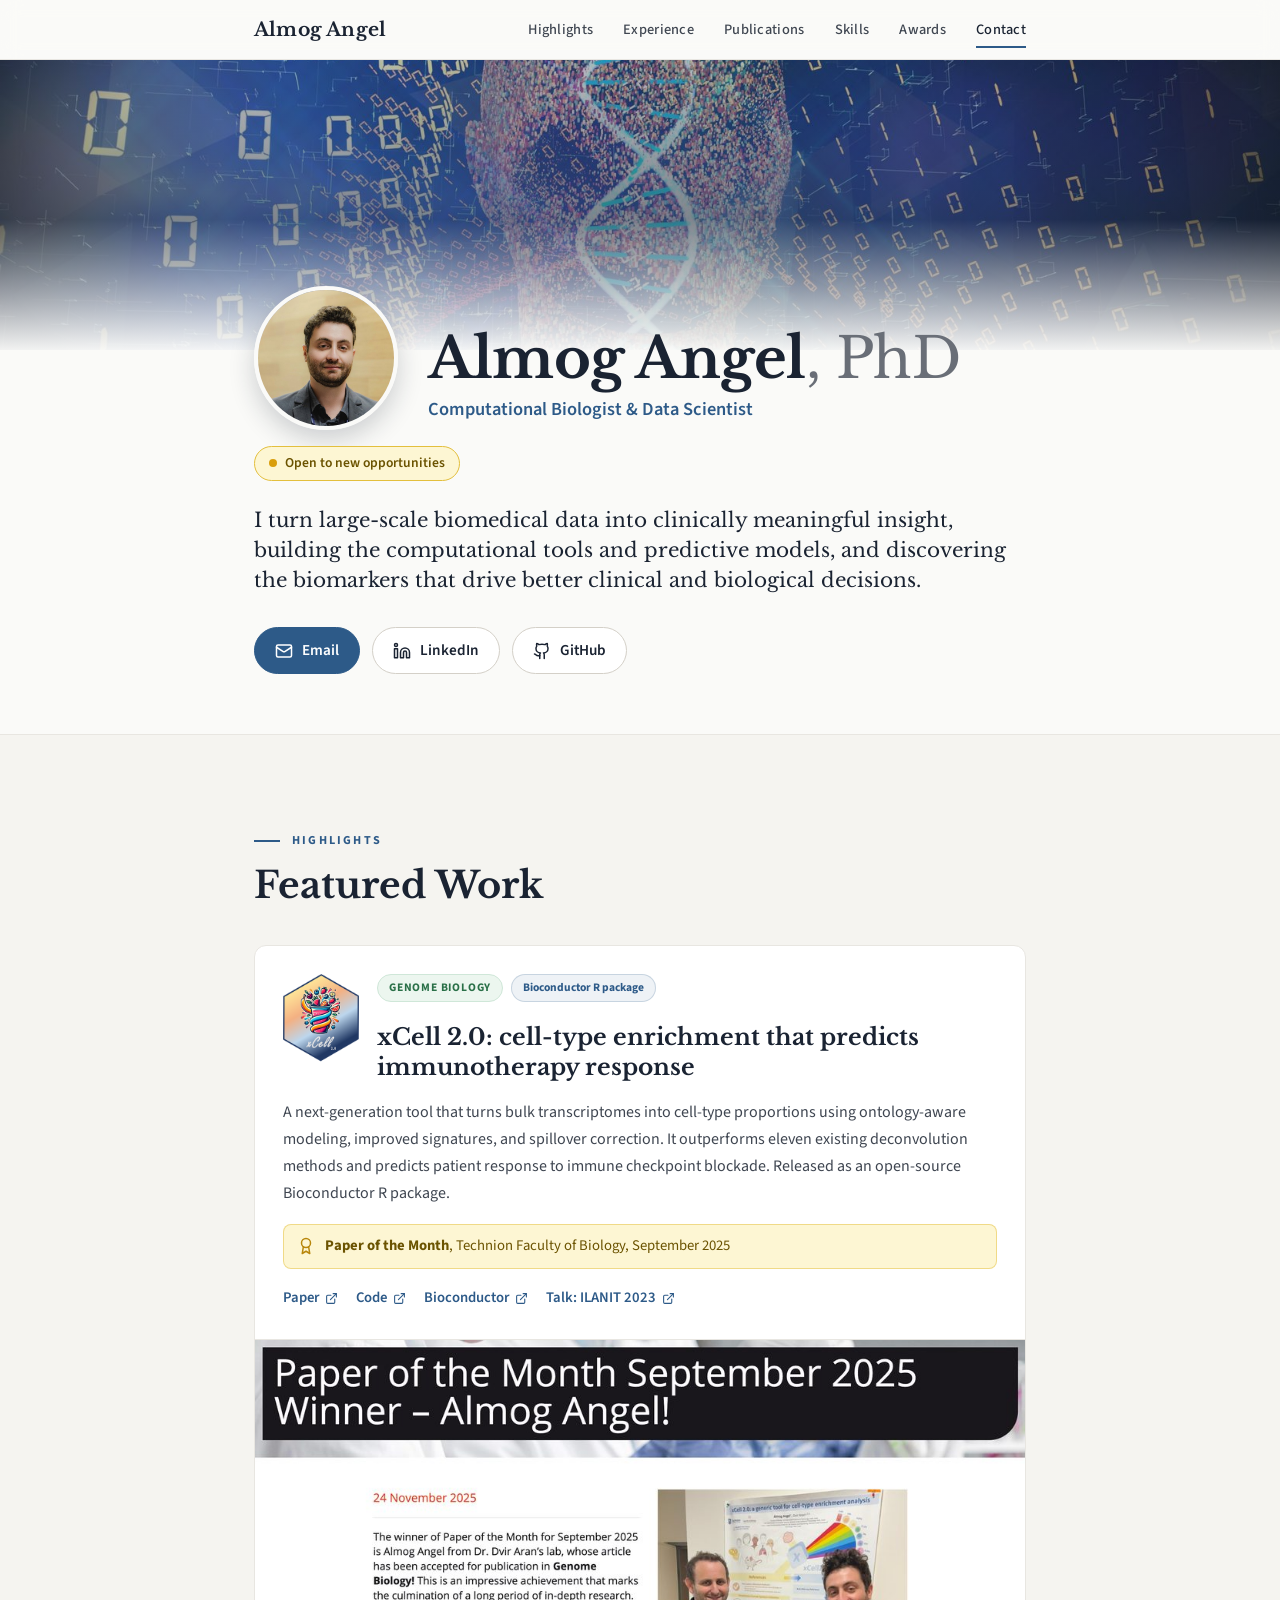
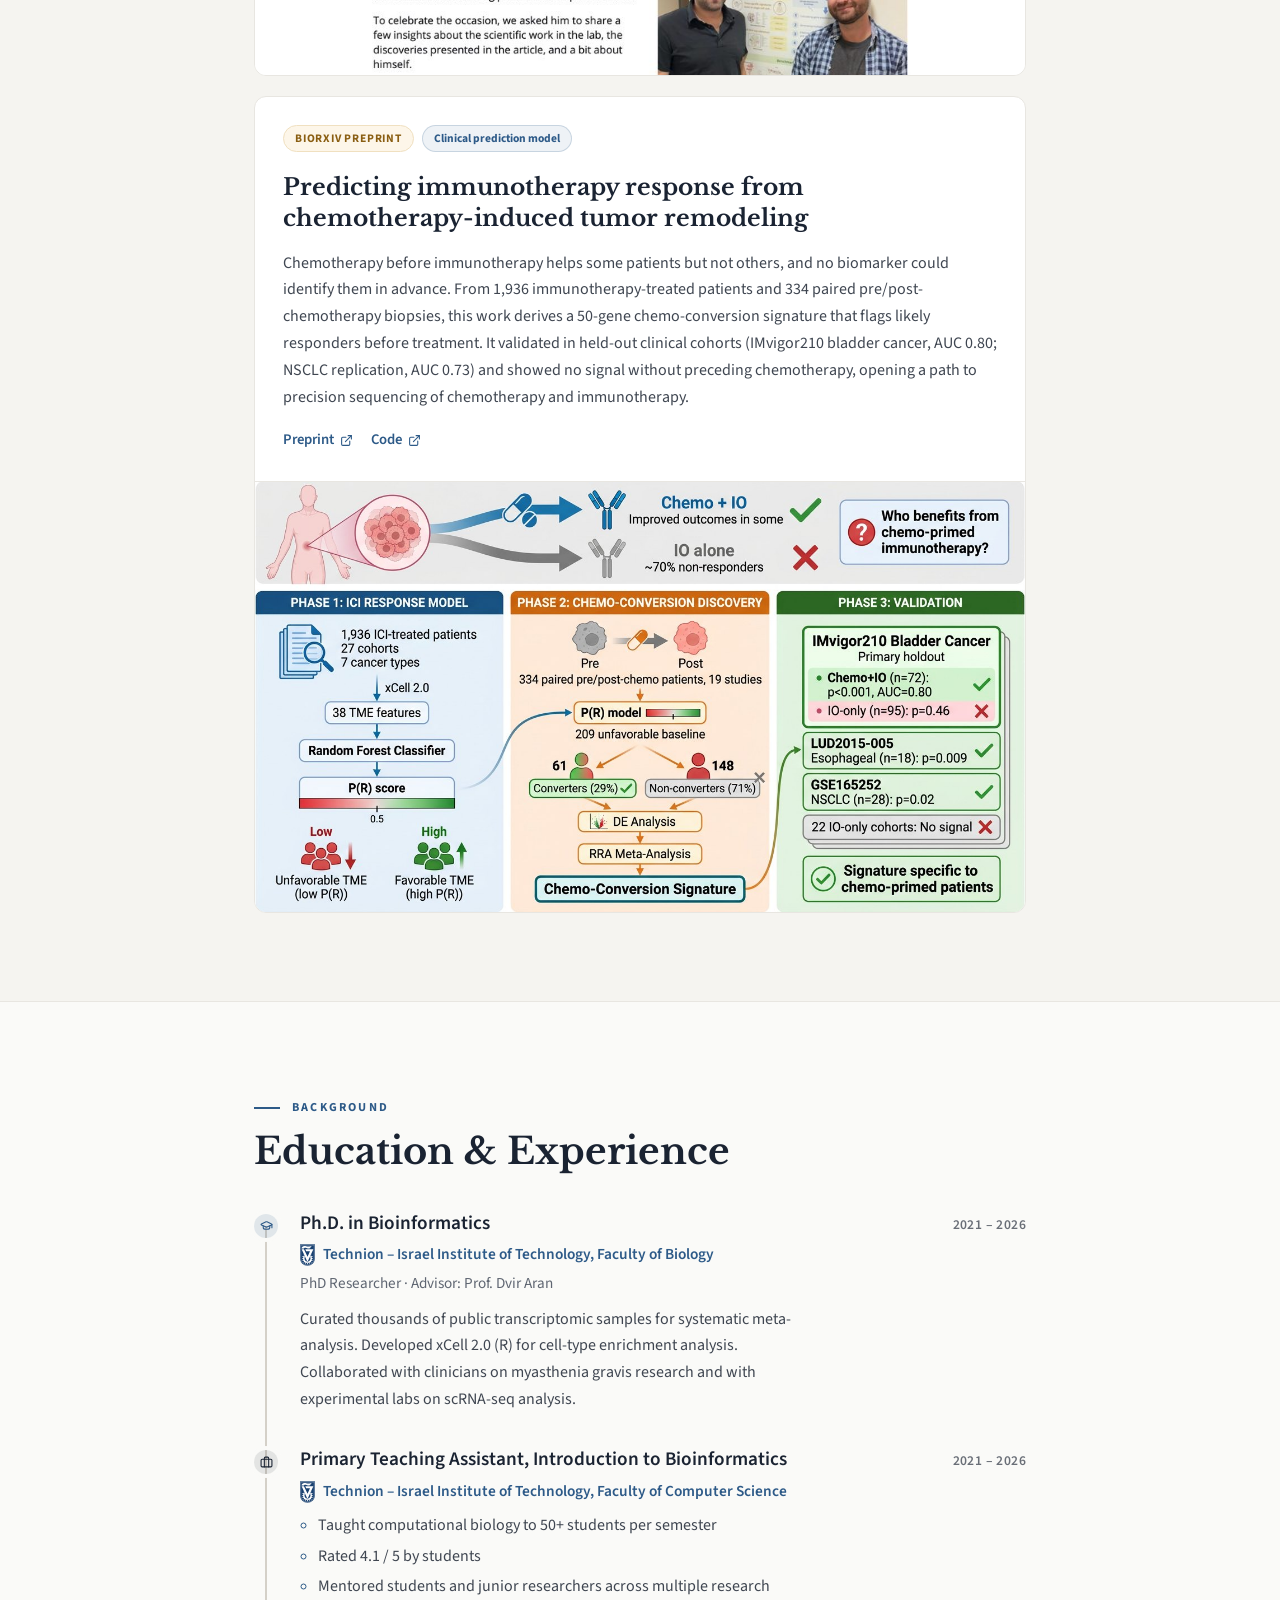
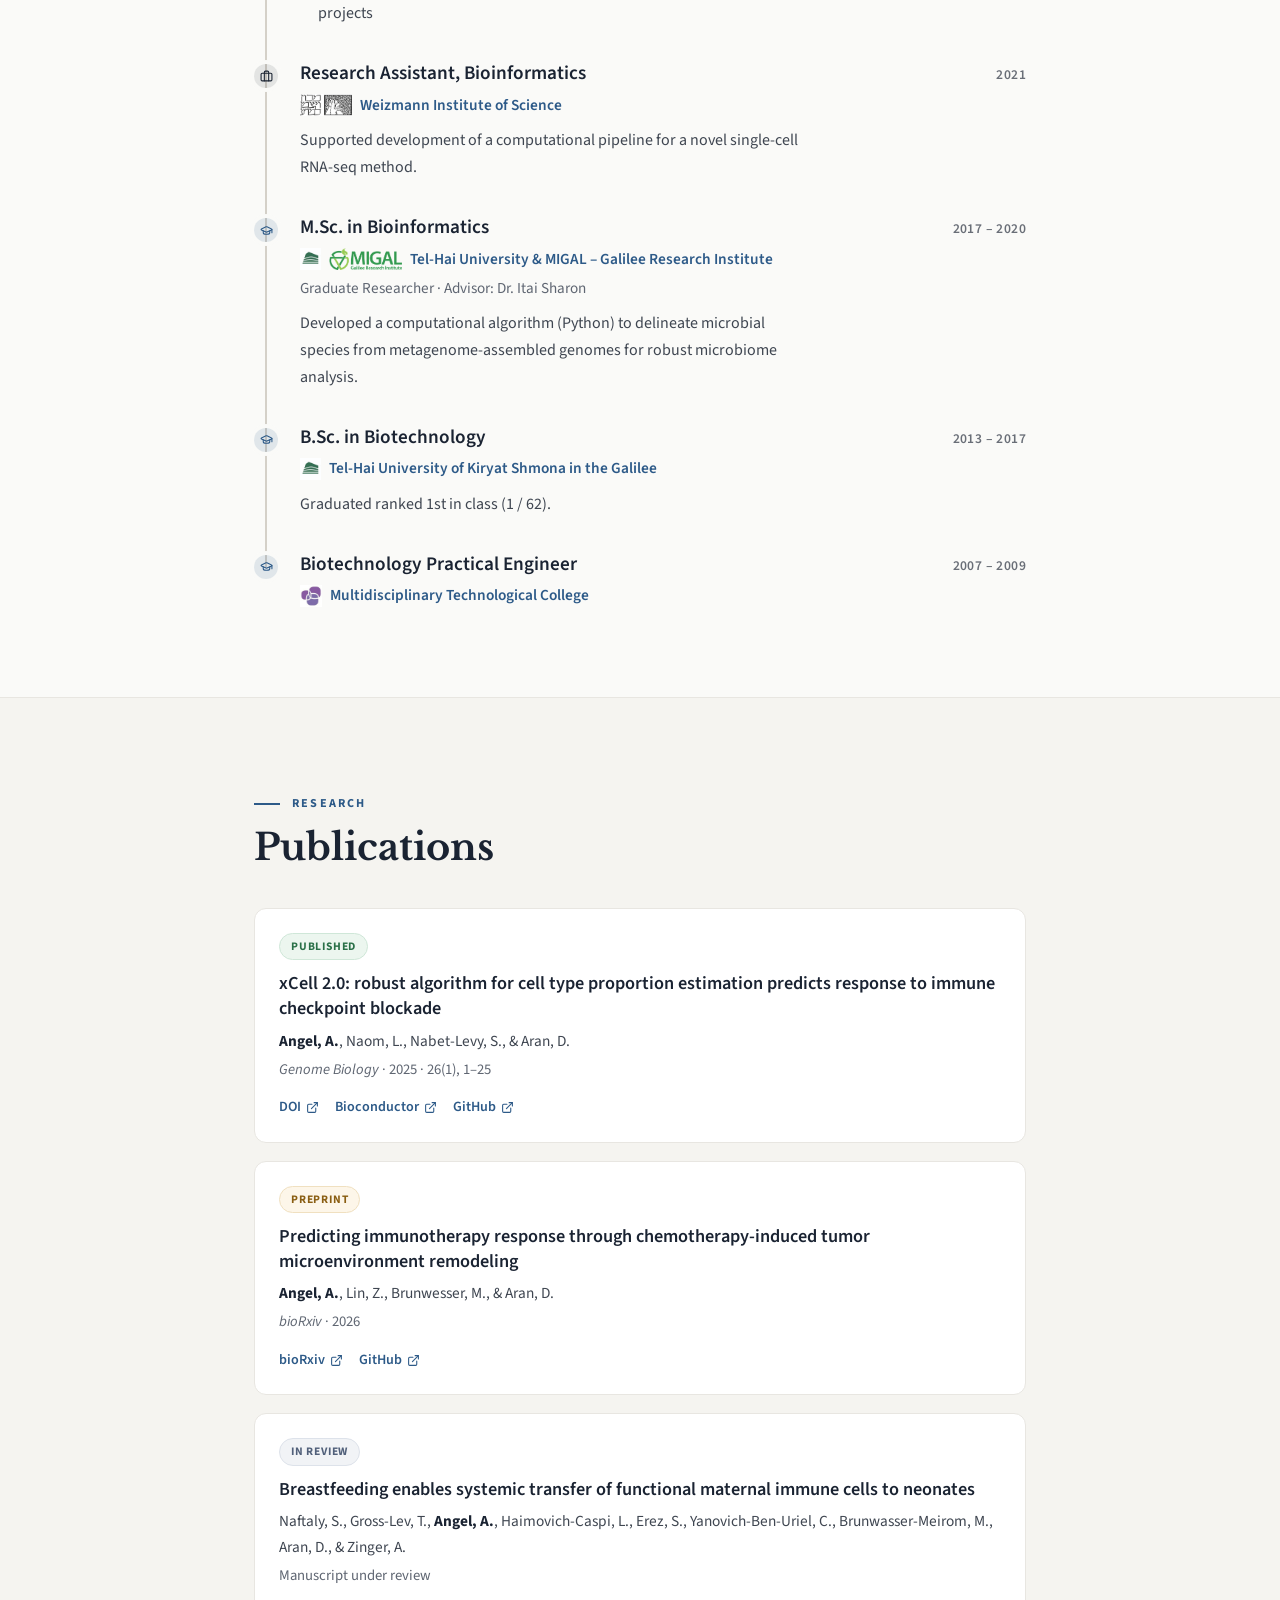
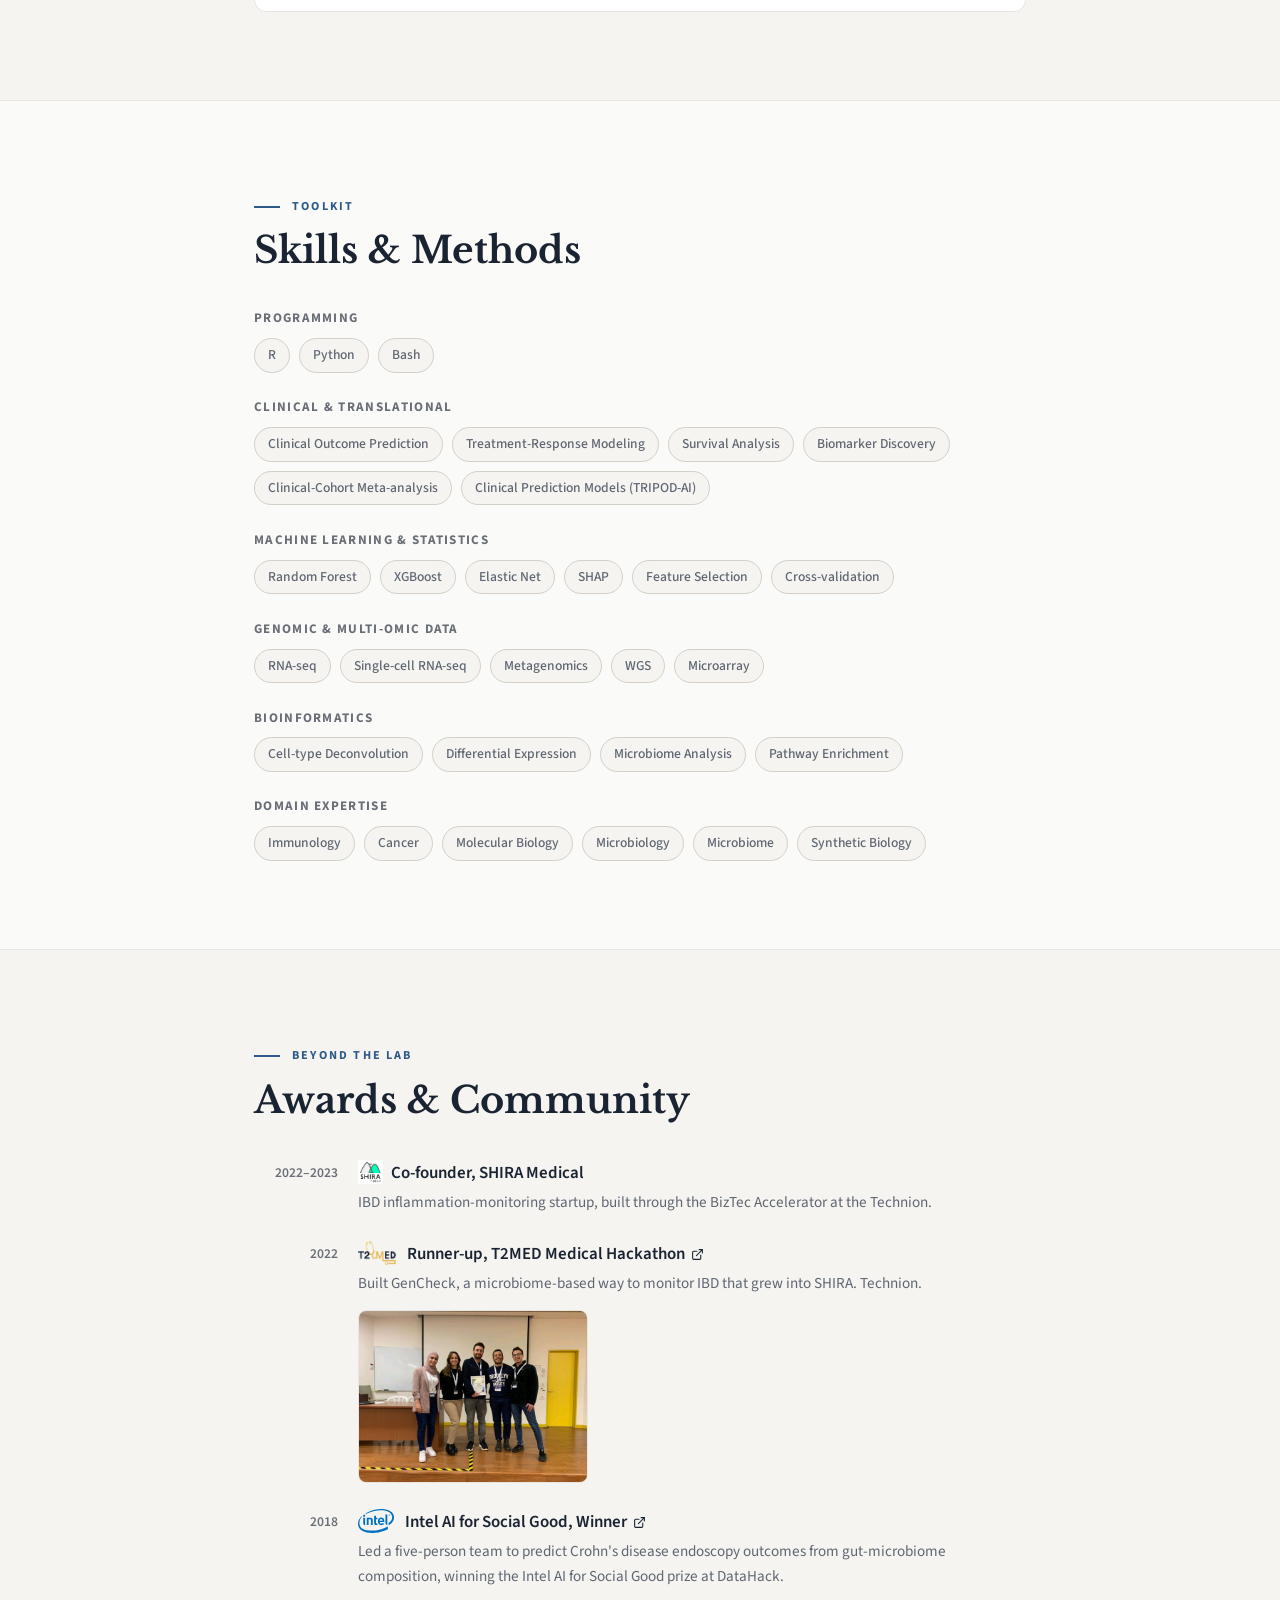
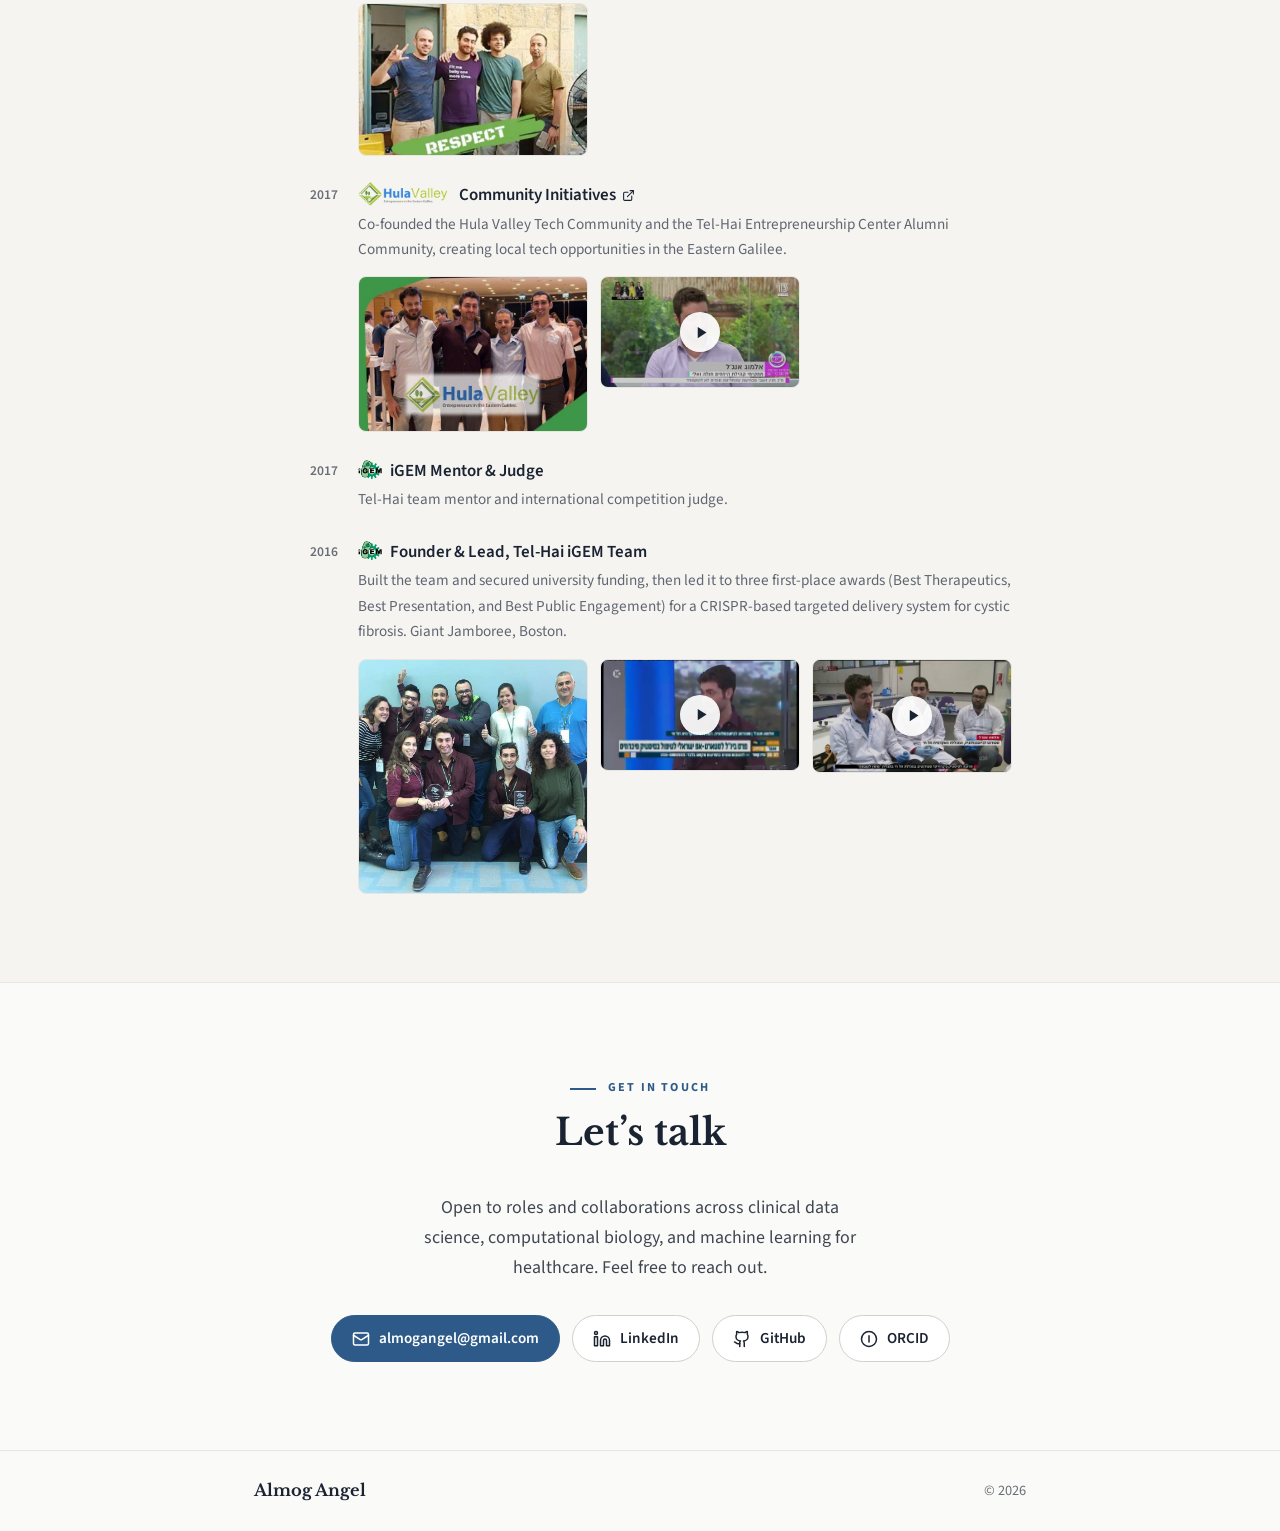
<file: index.html>
<!DOCTYPE html>
<html lang="en">
<head>
  <meta charset="utf-8" />
  <meta name="viewport" content="width=device-width, initial-scale=1" />
  <script>document.documentElement.classList.add("js");</script>
  <title>Almog Angel | Computational Biologist &amp; Data Scientist</title>
  <meta name="description" content="Almog Angel, PhD. Computational biologist and data scientist working on biomedical and clinical data, from immunotherapy-response prediction to biomarker discovery." />
  <meta name="author" content="Almog Angel" />

  <meta property="og:type" content="website" />
  <meta property="og:title" content="Almog Angel | Computational Biologist &amp; Data Scientist" />
  <meta property="og:description" content="PhD turning large-scale biomedical and clinical data into algorithms, biomarkers, and decisions." />
  <meta property="og:url" content="https://almogangel.github.io/" />
  <meta property="og:image" content="https://almogangel.github.io/media/almog.jpg" />

  <link rel="preconnect" href="https://fonts.googleapis.com" />
  <link rel="preconnect" href="https://fonts.gstatic.com" crossorigin />
  <link href="https://fonts.googleapis.com/css2?family=Libre+Baskerville:ital,wght@0,400;0,700;1,400&family=Source+Sans+3:wght@300;400;500;600;700&display=swap" rel="stylesheet" />

  <link rel="stylesheet" href="styles.css" />
  <script src="main.js" defer></script>
</head>
<body>
  <a class="skip-link" href="#main">Skip to content</a>

  <!-- ===== Nav ===== -->
  <header class="site-header" id="top">
    <div class="container nav-inner">
      <a class="brand serif" href="#top">Almog Angel</a>

      <button class="nav-toggle" aria-label="Toggle menu" aria-expanded="false" aria-controls="nav-menu">
        <span></span><span></span><span></span>
      </button>

      <nav class="nav-menu" id="nav-menu" aria-label="Primary">
        <a href="#highlights">Highlights</a>
        <a href="#experience">Experience</a>
        <a href="#publications">Publications</a>
        <a href="#skills">Skills</a>
        <a href="#awards">Awards</a>
        <a href="#contact">Contact</a>
      </nav>
    </div>
  </header>

  <main id="main">

    <!-- ===== Hero ===== -->
    <section class="hero" id="about">
      <div class="hero-banner">
        <img src="media/banner.jpg" alt="" width="1600" height="900" />
        <div class="hero-banner-overlay"></div>
      </div>
      <div class="container hero-body">
        <div class="hero-head">
          <img class="hero-photo" src="media/almog.jpg" alt="Almog Angel" width="480" height="504" />
          <div class="hero-headtext">
            <h1 class="hero-name serif">Almog Angel<span class="degree">, PhD</span></h1>
            <p class="hero-kicker">Computational Biologist &amp; Data Scientist</p>
          </div>
        </div>
        <p class="hero-pill"><span class="pulse" aria-hidden="true"></span>Open to new opportunities</p>
        <p class="hero-bio">
          I turn large-scale biomedical data into clinically meaningful insight, building the
          computational tools and predictive models, and discovering the biomarkers that drive
          better clinical and biological decisions.
        </p>

        <div class="hero-actions">
          <a class="btn btn-primary" href="mailto:almogangel@gmail.com">
            <svg class="icon" viewBox="0 0 24 24" aria-hidden="true"><rect width="20" height="16" x="2" y="4" rx="2"/><path d="m22 7-8.97 5.7a1.94 1.94 0 0 1-2.06 0L2 7"/></svg>
            Email
          </a>
          <a class="btn" href="https://linkedin.com/in/almogangel" target="_blank" rel="noopener">
            <svg class="icon" viewBox="0 0 24 24" aria-hidden="true"><path d="M16 8a6 6 0 0 1 6 6v7h-4v-7a2 2 0 0 0-2-2 2 2 0 0 0-2 2v7h-4v-7a6 6 0 0 1 6-6z"/><rect width="4" height="12" x="2" y="9"/><circle cx="4" cy="4" r="2"/></svg>
            LinkedIn
          </a>
          <a class="btn" href="https://github.com/AlmogAngel" target="_blank" rel="noopener">
            <svg class="icon" viewBox="0 0 24 24" aria-hidden="true"><path d="M15 22v-4a4.8 4.8 0 0 0-1-3.5c3 0 6-2 6-5.5.08-1.25-.27-2.48-1-3.5.28-1.15.28-2.35 0-3.5 0 0-1 0-3 1.5-2.64-.5-5.36-.5-8 0C6 2 5 2 5 2c-.3 1.15-.3 2.35 0 3.5A5.4 5.4 0 0 0 4 9c0 3.5 3 5.5 6 5.5-.39.49-.68 1.05-.85 1.65-.17.6-.22 1.23-.15 1.85v4"/><path d="M9 18c-4.51 2-5-2-7-2"/></svg>
            GitHub
          </a>
        </div>
      </div>
    </section>

    <!-- ===== Highlights ===== -->
    <section class="section section-alt" id="highlights">
      <div class="container">
        <p class="eyebrow">Highlights</p>
        <h2 class="section-title serif">Featured Work</h2>

        <!-- xCell 2.0 -->
        <article class="highlight-card reveal">
          <div class="highlight-body">
            <div class="highlight-head">
              <img class="highlight-logo" src="media/xcell2logo.png" alt="xCell 2.0" width="206" height="240" loading="lazy" />
              <div>
                <div class="highlight-badges">
                  <span class="badge badge-published">Genome Biology</span>
                  <span class="badge badge-accent">Bioconductor R package</span>
                </div>
                <h3 class="highlight-title serif">xCell 2.0: cell-type enrichment that predicts immunotherapy response</h3>
              </div>
            </div>
            <p class="highlight-desc">
              A next-generation tool that turns bulk transcriptomes into cell-type proportions using
              ontology-aware modeling, improved signatures, and spillover correction. It outperforms
              eleven existing deconvolution methods and predicts patient response to immune checkpoint
              blockade. Released as an open-source Bioconductor R package.
            </p>
            <p class="pom-banner">
              <svg class="icon-award" viewBox="0 0 24 24" aria-hidden="true"><path d="M15.477 12.89 17 22l-5-3-5 3 1.523-9.11"/><circle cx="12" cy="8" r="6"/></svg>
              <span><strong>Paper of the Month</strong>, Technion Faculty of Biology, September 2025</span>
            </p>
            <p class="highlight-links">
              <a href="https://doi.org/10.1186/s13059-025-03477-x" target="_blank" rel="noopener">Paper <svg class="icon-ext" viewBox="0 0 24 24" aria-hidden="true"><path d="M15 3h6v6"/><path d="M10 14 21 3"/><path d="M18 13v6a2 2 0 0 1-2 2H5a2 2 0 0 1-2-2V8a2 2 0 0 1 2-2h6"/></svg></a>
              <a href="https://github.com/AlmogAngel/xCell2" target="_blank" rel="noopener">Code <svg class="icon-ext" viewBox="0 0 24 24" aria-hidden="true"><path d="M15 3h6v6"/><path d="M10 14 21 3"/><path d="M18 13v6a2 2 0 0 1-2 2H5a2 2 0 0 1-2-2V8a2 2 0 0 1 2-2h6"/></svg></a>
              <a href="https://bioconductor.org/packages/release/bioc/html/xCell2.html" target="_blank" rel="noopener">Bioconductor <svg class="icon-ext" viewBox="0 0 24 24" aria-hidden="true"><path d="M15 3h6v6"/><path d="M10 14 21 3"/><path d="M18 13v6a2 2 0 0 1-2 2H5a2 2 0 0 1-2-2V8a2 2 0 0 1 2-2h6"/></svg></a>
              <a href="https://www.linkedin.com/posts/almogangel_last-week-i-had-the-opportunity-to-speak-activity-7035948457945108480--h_B" target="_blank" rel="noopener">Talk: ILANIT 2023 <svg class="icon-ext" viewBox="0 0 24 24" aria-hidden="true"><path d="M15 3h6v6"/><path d="M10 14 21 3"/><path d="M18 13v6a2 2 0 0 1-2 2H5a2 2 0 0 1-2-2V8a2 2 0 0 1 2-2h6"/></svg></a>
            </p>
          </div>
          <a class="highlight-figure" href="https://biology.technion.ac.il/en/paper-of-the-month-september-2025-winner-almog-angel/" target="_blank" rel="noopener" aria-label="Paper of the Month, September 2025, Technion Faculty of Biology">
            <img src="media/paper-of-month.jpg" alt="" width="1000" height="435" loading="lazy" />
          </a>
        </article>

        <!-- Chemo / immunotherapy -->
        <article class="highlight-card reveal">
          <div class="highlight-body">
            <div class="highlight-head">
              <div>
                <div class="highlight-badges">
                  <span class="badge badge-preprint">bioRxiv preprint</span>
                  <span class="badge badge-accent">Clinical prediction model</span>
                </div>
                <h3 class="highlight-title serif">Predicting immunotherapy response from chemotherapy-induced tumor remodeling</h3>
              </div>
            </div>
            <p class="highlight-desc">
              Chemotherapy before immunotherapy helps some patients but not others, and no biomarker
              could identify them in advance. From 1,936 immunotherapy-treated patients and 334 paired
              pre/post-chemotherapy biopsies, this work derives a 50-gene chemo-conversion signature that
              flags likely responders before treatment. It validated in held-out clinical cohorts
              (IMvigor210 bladder cancer, AUC 0.80; NSCLC replication, AUC 0.73) and showed no signal
              without preceding chemotherapy, opening a path to precision sequencing of chemotherapy
              and immunotherapy.
            </p>
            <p class="highlight-links">
              <a href="https://www.biorxiv.org/content/10.64898/2026.06.08.730822v1" target="_blank" rel="noopener">Preprint <svg class="icon-ext" viewBox="0 0 24 24" aria-hidden="true"><path d="M15 3h6v6"/><path d="M10 14 21 3"/><path d="M18 13v6a2 2 0 0 1-2 2H5a2 2 0 0 1-2-2V8a2 2 0 0 1 2-2h6"/></svg></a>
              <a href="https://github.com/AlmogAngel/chemo-immuno-dynamics" target="_blank" rel="noopener">Code <svg class="icon-ext" viewBox="0 0 24 24" aria-hidden="true"><path d="M15 3h6v6"/><path d="M10 14 21 3"/><path d="M18 13v6a2 2 0 0 1-2 2H5a2 2 0 0 1-2-2V8a2 2 0 0 1 2-2h6"/></svg></a>
            </p>
          </div>
          <div class="highlight-figure highlight-figure-static">
            <img src="media/chemo-abstract.jpg" alt="Study overview: a three-phase model that learns a chemo-conversion signature and validates immunotherapy-response prediction across clinical cohorts" width="1376" height="768" loading="lazy" />
          </div>
        </article>
      </div>
    </section>

    <!-- ===== Experience ===== -->
    <section class="section" id="experience">
      <div class="container">
        <p class="eyebrow">Background</p>
        <h2 class="section-title serif">Education &amp; Experience</h2>

        <ol class="timeline">
          <li class="timeline-item reveal">
            <span class="timeline-dot" aria-hidden="true">
              <svg viewBox="0 0 24 24"><path d="M21.42 10.922a1 1 0 0 0-.019-1.838L12.83 5.18a2 2 0 0 0-1.66 0L2.6 9.08a1 1 0 0 0 0 1.832l8.57 3.908a2 2 0 0 0 1.66 0z"/><path d="M22 10v6"/><path d="M6 12.5V16a6 3 0 0 0 12 0v-3.5"/></svg>
            </span>
            <div class="timeline-card">
              <div class="timeline-head">
                <h3 class="timeline-title">Ph.D. in Bioinformatics</h3>
                <span class="timeline-date">2021 &ndash; 2026</span>
              </div>
              <div class="timeline-org-row">
                <img class="timeline-logo" src="logos/technion.svg" alt="" width="24" height="24" loading="lazy" />
                <span class="timeline-org">Technion &ndash; Israel Institute of Technology, Faculty of Biology</span>
              </div>
              <p class="timeline-role">PhD Researcher &middot; Advisor: Prof. Dvir Aran</p>
              <p class="timeline-desc">
                Curated thousands of public transcriptomic samples for systematic meta-analysis.
                Developed xCell 2.0 (R) for cell-type enrichment analysis. Collaborated with clinicians
                on myasthenia gravis research and with experimental labs on scRNA-seq analysis.
              </p>
            </div>
          </li>

          <li class="timeline-item reveal">
            <span class="timeline-dot timeline-dot-work" aria-hidden="true">
              <svg viewBox="0 0 24 24"><rect width="20" height="14" x="2" y="6" rx="2"/><path d="M16 20V4a2 2 0 0 0-2-2h-4a2 2 0 0 0-2 2v16"/></svg>
            </span>
            <div class="timeline-card">
              <div class="timeline-head">
                <h3 class="timeline-title">Primary Teaching Assistant, Introduction to Bioinformatics</h3>
                <span class="timeline-date">2021 &ndash; 2026</span>
              </div>
              <div class="timeline-org-row">
                <img class="timeline-logo" src="logos/technion.svg" alt="" width="24" height="24" loading="lazy" />
                <span class="timeline-org">Technion &ndash; Israel Institute of Technology, Faculty of Computer Science</span>
              </div>
              <ul class="timeline-bullets">
                <li>Taught computational biology to 50+ students per semester</li>
                <li>Rated 4.1 / 5 by students</li>
                <li>Mentored students and junior researchers across multiple research projects</li>
              </ul>
            </div>
          </li>

          <li class="timeline-item reveal">
            <span class="timeline-dot timeline-dot-work" aria-hidden="true">
              <svg viewBox="0 0 24 24"><rect width="20" height="14" x="2" y="6" rx="2"/><path d="M16 20V4a2 2 0 0 0-2-2h-4a2 2 0 0 0-2 2v16"/></svg>
            </span>
            <div class="timeline-card">
              <div class="timeline-head">
                <h3 class="timeline-title">Research Assistant, Bioinformatics</h3>
                <span class="timeline-date">2021</span>
              </div>
              <div class="timeline-org-row">
                <img class="timeline-logo" src="logos/weizmann.jpg" alt="" height="24" loading="lazy" />
                <span class="timeline-org">Weizmann Institute of Science</span>
              </div>
              <p class="timeline-desc">
                Supported development of a computational pipeline for a novel single-cell RNA-seq method.
              </p>
            </div>
          </li>

          <li class="timeline-item reveal">
            <span class="timeline-dot" aria-hidden="true">
              <svg viewBox="0 0 24 24"><path d="M21.42 10.922a1 1 0 0 0-.019-1.838L12.83 5.18a2 2 0 0 0-1.66 0L2.6 9.08a1 1 0 0 0 0 1.832l8.57 3.908a2 2 0 0 0 1.66 0z"/><path d="M22 10v6"/><path d="M6 12.5V16a6 3 0 0 0 12 0v-3.5"/></svg>
            </span>
            <div class="timeline-card">
              <div class="timeline-head">
                <h3 class="timeline-title">M.Sc. in Bioinformatics</h3>
                <span class="timeline-date">2017 &ndash; 2020</span>
              </div>
              <div class="timeline-org-row">
                <img class="timeline-logo" src="logos/telhai.jpg" alt="" height="24" loading="lazy" />
                <img class="timeline-logo" src="logos/migal.png" alt="" height="24" loading="lazy" />
                <span class="timeline-org">Tel-Hai University &amp; MIGAL &ndash; Galilee Research Institute</span>
              </div>
              <p class="timeline-role">Graduate Researcher &middot; Advisor: Dr. Itai Sharon</p>
              <p class="timeline-desc">
                Developed a computational algorithm (Python) to delineate microbial species from
                metagenome-assembled genomes for robust microbiome analysis.
              </p>
            </div>
          </li>

          <li class="timeline-item reveal">
            <span class="timeline-dot" aria-hidden="true">
              <svg viewBox="0 0 24 24"><path d="M21.42 10.922a1 1 0 0 0-.019-1.838L12.83 5.18a2 2 0 0 0-1.66 0L2.6 9.08a1 1 0 0 0 0 1.832l8.57 3.908a2 2 0 0 0 1.66 0z"/><path d="M22 10v6"/><path d="M6 12.5V16a6 3 0 0 0 12 0v-3.5"/></svg>
            </span>
            <div class="timeline-card">
              <div class="timeline-head">
                <h3 class="timeline-title">B.Sc. in Biotechnology</h3>
                <span class="timeline-date">2013 &ndash; 2017</span>
              </div>
              <div class="timeline-org-row">
                <img class="timeline-logo" src="logos/telhai.jpg" alt="" height="24" loading="lazy" />
                <span class="timeline-org">Tel-Hai University of Kiryat Shmona in the Galilee</span>
              </div>
              <p class="timeline-desc">Graduated ranked 1st in class (1 / 62).</p>
            </div>
          </li>

          <li class="timeline-item reveal">
            <span class="timeline-dot" aria-hidden="true">
              <svg viewBox="0 0 24 24"><path d="M21.42 10.922a1 1 0 0 0-.019-1.838L12.83 5.18a2 2 0 0 0-1.66 0L2.6 9.08a1 1 0 0 0 0 1.832l8.57 3.908a2 2 0 0 0 1.66 0z"/><path d="M22 10v6"/><path d="M6 12.5V16a6 3 0 0 0 12 0v-3.5"/></svg>
            </span>
            <div class="timeline-card">
              <div class="timeline-head">
                <h3 class="timeline-title">Biotechnology Practical Engineer</h3>
                <span class="timeline-date">2007 &ndash; 2009</span>
              </div>
              <div class="timeline-org-row">
                <img class="timeline-logo" src="logos/mtc.jpg" alt="" height="24" loading="lazy" />
                <span class="timeline-org">Multidisciplinary Technological College</span>
              </div>
            </div>
          </li>
        </ol>
      </div>
    </section>

    <!-- ===== Publications ===== -->
    <section class="section section-alt" id="publications">
      <div class="container">
        <p class="eyebrow">Research</p>
        <h2 class="section-title serif">Publications</h2>

        <ul class="pub-list">
          <li class="pub-card reveal">
            <span class="badge badge-published">Published</span>
            <h3 class="pub-title">xCell 2.0: robust algorithm for cell type proportion estimation predicts response to immune checkpoint blockade</h3>
            <p class="pub-authors"><strong>Angel, A.</strong>, Naom, L., Nabet-Levy, S., &amp; Aran, D.</p>
            <p class="pub-venue"><em>Genome Biology</em> &middot; 2025 &middot; 26(1), 1&ndash;25</p>
            <p class="pub-links">
              <a href="https://doi.org/10.1186/s13059-025-03477-x" target="_blank" rel="noopener">DOI <svg class="icon-ext" viewBox="0 0 24 24" aria-hidden="true"><path d="M15 3h6v6"/><path d="M10 14 21 3"/><path d="M18 13v6a2 2 0 0 1-2 2H5a2 2 0 0 1-2-2V8a2 2 0 0 1 2-2h6"/></svg></a>
              <a href="https://bioconductor.org/packages/release/bioc/html/xCell2.html" target="_blank" rel="noopener">Bioconductor <svg class="icon-ext" viewBox="0 0 24 24" aria-hidden="true"><path d="M15 3h6v6"/><path d="M10 14 21 3"/><path d="M18 13v6a2 2 0 0 1-2 2H5a2 2 0 0 1-2-2V8a2 2 0 0 1 2-2h6"/></svg></a>
              <a href="https://github.com/AlmogAngel/xCell2" target="_blank" rel="noopener">GitHub <svg class="icon-ext" viewBox="0 0 24 24" aria-hidden="true"><path d="M15 3h6v6"/><path d="M10 14 21 3"/><path d="M18 13v6a2 2 0 0 1-2 2H5a2 2 0 0 1-2-2V8a2 2 0 0 1 2-2h6"/></svg></a>
            </p>
          </li>

          <li class="pub-card reveal">
            <span class="badge badge-preprint">Preprint</span>
            <h3 class="pub-title">Predicting immunotherapy response through chemotherapy-induced tumor microenvironment remodeling</h3>
            <p class="pub-authors"><strong>Angel, A.</strong>, Lin, Z., Brunwesser, M., &amp; Aran, D.</p>
            <p class="pub-venue"><em>bioRxiv</em> &middot; 2026</p>
            <p class="pub-links">
              <a href="https://www.biorxiv.org/content/10.64898/2026.06.08.730822v1" target="_blank" rel="noopener">bioRxiv <svg class="icon-ext" viewBox="0 0 24 24" aria-hidden="true"><path d="M15 3h6v6"/><path d="M10 14 21 3"/><path d="M18 13v6a2 2 0 0 1-2 2H5a2 2 0 0 1-2-2V8a2 2 0 0 1 2-2h6"/></svg></a>
              <a href="https://github.com/AlmogAngel/chemo-immuno-dynamics" target="_blank" rel="noopener">GitHub <svg class="icon-ext" viewBox="0 0 24 24" aria-hidden="true"><path d="M15 3h6v6"/><path d="M10 14 21 3"/><path d="M18 13v6a2 2 0 0 1-2 2H5a2 2 0 0 1-2-2V8a2 2 0 0 1 2-2h6"/></svg></a>
            </p>
          </li>

          <li class="pub-card reveal">
            <span class="badge badge-review">In Review</span>
            <h3 class="pub-title">Breastfeeding enables systemic transfer of functional maternal immune cells to neonates</h3>
            <p class="pub-authors">Naftaly, S., Gross-Lev, T., <strong>Angel, A.</strong>, Haimovich-Caspi, L., Erez, S., Yanovich-Ben-Uriel, C., Brunwasser-Meirom, M., Aran, D., &amp; Zinger, A.</p>
            <p class="pub-venue">Manuscript under review</p>
          </li>
        </ul>
      </div>
    </section>

    <!-- ===== Skills ===== -->
    <section class="section" id="skills">
      <div class="container">
        <p class="eyebrow">Toolkit</p>
        <h2 class="section-title serif">Skills &amp; Methods</h2>

        <div class="skill-grid">
          <div class="skill-group reveal">
            <h3 class="skill-label">Programming</h3>
            <div class="chips chips-static"><span class="chip">R</span><span class="chip">Python</span><span class="chip">Bash</span></div>
          </div>
          <div class="skill-group reveal">
            <h3 class="skill-label">Clinical &amp; Translational</h3>
            <div class="chips chips-static"><span class="chip">Clinical Outcome Prediction</span><span class="chip">Treatment-Response Modeling</span><span class="chip">Survival Analysis</span><span class="chip">Biomarker Discovery</span><span class="chip">Clinical-Cohort Meta-analysis</span><span class="chip">Clinical Prediction Models (TRIPOD-AI)</span></div>
          </div>
          <div class="skill-group reveal">
            <h3 class="skill-label">Machine Learning &amp; Statistics</h3>
            <div class="chips chips-static"><span class="chip">Random Forest</span><span class="chip">XGBoost</span><span class="chip">Elastic Net</span><span class="chip">SHAP</span><span class="chip">Feature Selection</span><span class="chip">Cross-validation</span></div>
          </div>
          <div class="skill-group reveal">
            <h3 class="skill-label">Genomic &amp; Multi-omic Data</h3>
            <div class="chips chips-static"><span class="chip">RNA-seq</span><span class="chip">Single-cell RNA-seq</span><span class="chip">Metagenomics</span><span class="chip">WGS</span><span class="chip">Microarray</span></div>
          </div>
          <div class="skill-group reveal">
            <h3 class="skill-label">Bioinformatics</h3>
            <div class="chips chips-static"><span class="chip">Cell-type Deconvolution</span><span class="chip">Differential Expression</span><span class="chip">Microbiome Analysis</span><span class="chip">Pathway Enrichment</span></div>
          </div>
          <div class="skill-group reveal">
            <h3 class="skill-label">Domain Expertise</h3>
            <div class="chips chips-static"><span class="chip">Immunology</span><span class="chip">Cancer</span><span class="chip">Molecular Biology</span><span class="chip">Microbiology</span><span class="chip">Microbiome</span><span class="chip">Synthetic Biology</span></div>
          </div>
        </div>
      </div>
    </section>

    <!-- ===== Awards & Community ===== -->
    <section class="section section-alt" id="awards">
      <div class="container">
        <p class="eyebrow">Beyond the lab</p>
        <h2 class="section-title serif">Awards &amp; Community</h2>

        <div class="award-list">
          <div class="award-row reveal">
            <span class="award-year">2022&ndash;2023</span>
            <div class="award-content">
              <h3 class="award-title"><img class="award-inline-logo" src="media/shira-logo.png" alt="SHIRA Medical" width="26" height="25" loading="lazy" />Co-founder, SHIRA Medical</h3>
              <p class="award-desc">IBD inflammation-monitoring startup, built through the BizTec Accelerator at the Technion.</p>
            </div>
          </div>

          <div class="award-row reveal">
            <span class="award-year">2022</span>
            <div class="award-content">
              <h3 class="award-title"><img class="award-inline-logo" src="media/t2med-logo.png" alt="T2MED" width="38" height="24" loading="lazy" />
                <a href="https://www.linkedin.com/posts/almogangel_i-am-excited-to-share-that-our-team-won-second-activity-6913174363148009472-yKXt" target="_blank" rel="noopener">Runner-up, T2MED Medical Hackathon
                  <svg class="icon-ext" viewBox="0 0 24 24" aria-hidden="true"><path d="M15 3h6v6"/><path d="M10 14 21 3"/><path d="M18 13v6a2 2 0 0 1-2 2H5a2 2 0 0 1-2-2V8a2 2 0 0 1 2-2h6"/></svg>
                </a>
              </h3>
              <p class="award-desc">Built GenCheck, a microbiome-based way to monitor IBD that grew into SHIRA. Technion.</p>
              <div class="award-media">
                <img class="award-photo" src="media/t2med-team.jpg" alt="The GenCheck team with their second-place certificate at the T2MED hackathon" width="640" height="480" loading="lazy" />
              </div>
            </div>
          </div>

          <div class="award-row reveal">
            <span class="award-year">2018</span>
            <div class="award-content">
              <h3 class="award-title"><img class="award-inline-logo" src="media/intel-logo.svg" alt="Intel" width="36" height="24" loading="lazy" />
                <a href="https://www.facebook.com/CollegeTelhai/videos/148436859442410/" target="_blank" rel="noopener">Intel AI for Social Good, Winner
                  <svg class="icon-ext" viewBox="0 0 24 24" aria-hidden="true"><path d="M15 3h6v6"/><path d="M10 14 21 3"/><path d="M18 13v6a2 2 0 0 1-2 2H5a2 2 0 0 1-2-2V8a2 2 0 0 1 2-2h6"/></svg>
                </a>
              </h3>
              <p class="award-desc">Led a five-person team to predict Crohn's disease endoscopy outcomes from gut-microbiome composition, winning the Intel AI for Social Good prize at DataHack.</p>
              <div class="award-media">
                <img class="award-photo" src="media/intel-team.jpg" alt="Almog Angel and his team at the DataHack AI for Social Good challenge" width="640" height="423" loading="lazy" />
              </div>
            </div>
          </div>

          <div class="award-row reveal">
            <span class="award-year">2017</span>
            <div class="award-content">
              <h3 class="award-title"><img class="award-inline-logo award-inline-logo-wide" src="media/hulavalley-logo.png" alt="Hula Valley" width="90" height="24" loading="lazy" />
                <a href="https://nortech-platform.com/hula-valley/" target="_blank" rel="noopener">Community Initiatives
                  <svg class="icon-ext" viewBox="0 0 24 24" aria-hidden="true"><path d="M15 3h6v6"/><path d="M10 14 21 3"/><path d="M18 13v6a2 2 0 0 1-2 2H5a2 2 0 0 1-2-2V8a2 2 0 0 1 2-2h6"/></svg>
                </a>
              </h3>
              <p class="award-desc">Co-founded the Hula Valley Tech Community and the Tel-Hai Entrepreneurship Center Alumni Community, creating local tech opportunities in the Eastern Galilee.</p>
              <div class="award-media">
                <img class="award-photo" src="media/hulavalley-team.jpg" alt="The Hula Valley Community of Entrepreneurs founding team in the Eastern Galilee" width="550" height="370" loading="lazy" />
                <a class="video-thumb" href="https://www.facebook.com/watch/?v=374619706418488" target="_blank" rel="noopener" aria-label="Hula Valley Tech Community video">
                  <img src="media/hulavalley-thumb.jpg" alt="" width="480" height="267" loading="lazy" />
                  <span class="play-btn" aria-hidden="true"><svg viewBox="0 0 24 24"><path d="M6 3l14 9-14 9z"/></svg></span>
                </a>
              </div>
            </div>
          </div>

          <div class="award-row reveal">
            <span class="award-year">2017</span>
            <div class="award-content">
              <h3 class="award-title"><img class="award-inline-logo" src="media/igem-logo.png" alt="iGEM" width="24" height="24" loading="lazy" />iGEM Mentor &amp; Judge</h3>
              <p class="award-desc">Tel-Hai team mentor and international competition judge.</p>
            </div>
          </div>

          <div class="award-row reveal">
            <span class="award-year">2016</span>
            <div class="award-content">
              <h3 class="award-title"><img class="award-inline-logo" src="media/igem-logo.png" alt="iGEM" width="24" height="24" loading="lazy" />Founder &amp; Lead, Tel-Hai iGEM Team</h3>
              <p class="award-desc">Built the team and secured university funding, then led it to three first-place awards (Best Therapeutics, Best Presentation, and Best Public Engagement) for a CRISPR-based targeted delivery system for cystic fibrosis. Giant Jamboree, Boston.</p>
              <div class="award-media">
                <img class="award-photo" src="media/igem-team.jpg" alt="The Tel-Hai iGEM team holding their awards at the Giant Jamboree in Boston" width="900" height="920" loading="lazy" />
                <a class="video-thumb" href="https://www.youtube.com/watch?v=06TInjCNQec" target="_blank" rel="noopener" aria-label="iGEM project video 1">
                  <img src="media/igem-thumb.jpg" alt="" width="400" height="224" loading="lazy" />
                  <span class="play-btn" aria-hidden="true"><svg viewBox="0 0 24 24"><path d="M6 3l14 9-14 9z"/></svg></span>
                </a>
                <a class="video-thumb" href="https://www.youtube.com/watch?v=EZjVomw8SKM" target="_blank" rel="noopener" aria-label="iGEM project video 2">
                  <img src="media/igem-thumb2.jpg" alt="" width="480" height="272" loading="lazy" />
                  <span class="play-btn" aria-hidden="true"><svg viewBox="0 0 24 24"><path d="M6 3l14 9-14 9z"/></svg></span>
                </a>
              </div>
            </div>
          </div>
        </div>
      </div>
    </section>

    <!-- ===== Contact ===== -->
    <section class="section contact" id="contact">
      <div class="container">
        <p class="eyebrow">Get in touch</p>
        <h2 class="section-title serif">Let&rsquo;s talk</h2>
        <p class="contact-lead">
          Open to roles and collaborations across clinical data science, computational biology,
          and machine learning for healthcare. Feel free to reach out.
        </p>
        <div class="contact-links">
          <a class="btn btn-primary" href="mailto:almogangel@gmail.com">
            <svg class="icon" viewBox="0 0 24 24" aria-hidden="true"><rect width="20" height="16" x="2" y="4" rx="2"/><path d="m22 7-8.97 5.7a1.94 1.94 0 0 1-2.06 0L2 7"/></svg>
            almogangel@gmail.com
          </a>
          <a class="btn" href="https://linkedin.com/in/almogangel" target="_blank" rel="noopener">
            <svg class="icon" viewBox="0 0 24 24" aria-hidden="true"><path d="M16 8a6 6 0 0 1 6 6v7h-4v-7a2 2 0 0 0-2-2 2 2 0 0 0-2 2v7h-4v-7a6 6 0 0 1 6-6z"/><rect width="4" height="12" x="2" y="9"/><circle cx="4" cy="4" r="2"/></svg>
            LinkedIn
          </a>
          <a class="btn" href="https://github.com/AlmogAngel" target="_blank" rel="noopener">
            <svg class="icon" viewBox="0 0 24 24" aria-hidden="true"><path d="M15 22v-4a4.8 4.8 0 0 0-1-3.5c3 0 6-2 6-5.5.08-1.25-.27-2.48-1-3.5.28-1.15.28-2.35 0-3.5 0 0-1 0-3 1.5-2.64-.5-5.36-.5-8 0C6 2 5 2 5 2c-.3 1.15-.3 2.35 0 3.5A5.4 5.4 0 0 0 4 9c0 3.5 3 5.5 6 5.5-.39.49-.68 1.05-.85 1.65-.17.6-.22 1.23-.15 1.85v4"/><path d="M9 18c-4.51 2-5-2-7-2"/></svg>
            GitHub
          </a>
          <a class="btn" href="https://orcid.org/0009-0001-3297-6935" target="_blank" rel="noopener">
            <svg class="icon" viewBox="0 0 24 24" aria-hidden="true"><circle cx="12" cy="12" r="10"/><path d="M12 8v8M12 7.5v.01"/></svg>
            ORCID
          </a>
        </div>
      </div>
    </section>
  </main>

  <footer class="site-footer">
    <div class="container footer-inner">
      <span class="serif footer-name">Almog Angel</span>
      <span class="footer-meta">&copy; <span id="year">2026</span></span>
    </div>
  </footer>
</body>
</html>
</file>
<file: styles.css>
/* ============================================================
   Almog Angel personal site
   Hand-authored, dependency-free. Editorial / academic look.
   ============================================================ */

:root {
  /* palette */
  --bg:           #fafaf8;
  --bg-alt:       #f5f4f0;
  --surface:      #ffffff;
  --ink:          #1a2332; /* navy, headings */
  --body:         #3f4651;
  --muted:        #5f6672; /* AA: >=4.5:1 on cream and on #f5f4f0 alt */
  --faint:        #696e77; /* AA: >=4.5:1 on cream (only used on cream) */
  --accent:       #2d5a88;
  --accent-dark:  #234668;
  --border:       #e8e6e1;
  --border-strong:#d4d0c8;

  /* badge tints */
  --pub-green-bg: #ecf6ef; --pub-green-fg: #2a7048; --pub-green-bd: #cfe7d8;
  --pub-amber-bg: #fdf6e9; --pub-amber-fg: #8a5e12; --pub-amber-bd: #f0e0c0;
  --pub-slate-bg: #f1f3f6; --pub-slate-fg: #51607a; --pub-slate-bd: #dde2ea;

  --serif: "Libre Baskerville", Georgia, "Times New Roman", serif;
  --sans:  "Source Sans 3", ui-sans-serif, system-ui, -apple-system, "Segoe UI", sans-serif;

  --maxw: 820px;
  --nav-h: 60px;
  --radius: 12px;
  --ease: cubic-bezier(.22,.61,.36,1);
}

*, *::before, *::after { box-sizing: border-box; }

html { scroll-behavior: smooth; scroll-padding-top: calc(var(--nav-h) + 12px); -webkit-text-size-adjust: 100%; }

body {
  margin: 0;
  font-family: var(--sans);
  font-weight: 400;
  font-size: 1.0625rem;
  line-height: 1.68;
  color: var(--body);
  background: var(--bg);
  -webkit-font-smoothing: antialiased;
  text-rendering: optimizeLegibility;
}

.serif { font-family: var(--serif); }

h1, h2, h3 { color: var(--ink); line-height: 1.2; margin: 0; }

a { color: var(--accent); text-decoration: none; transition: color .18s var(--ease); }
a:hover { color: var(--accent-dark); }

p { margin: 0; }

.container { width: 100%; max-width: var(--maxw); margin: 0 auto; padding: 0 24px; }

.skip-link {
  position: absolute; left: -9999px; top: 0; z-index: 100;
  background: var(--ink); color: #fff; padding: 10px 16px; border-radius: 0 0 8px 0;
}
.skip-link:focus { left: 0; color: #fff; }

:focus-visible { outline: 2px solid var(--accent); outline-offset: 3px; border-radius: 3px; }

/* ===================== Nav ===================== */
.site-header {
  position: sticky; top: 0; z-index: 100;
  height: var(--nav-h);
  background: rgba(250,250,248,.82);
  backdrop-filter: saturate(150%) blur(10px);
  -webkit-backdrop-filter: saturate(150%) blur(10px);
  border-bottom: 1px solid var(--border);
}
/* Opaque fallback where backdrop-filter is unsupported, keeps nav legible */
@supports not ((backdrop-filter: blur(10px)) or (-webkit-backdrop-filter: blur(10px))) {
  .site-header { background: var(--bg); }
}
.nav-inner { height: var(--nav-h); display: flex; align-items: center; justify-content: space-between; }

.brand { font-size: 1.18rem; font-weight: 700; color: var(--ink); letter-spacing: .2px; }
.brand:hover { color: var(--accent); }

.nav-menu { display: flex; gap: 30px; }
.nav-menu a {
  position: relative; color: var(--body); font-size: .9rem; font-weight: 500;
  letter-spacing: .02em; padding: 4px 0;
}
.nav-menu a::after {
  content: ""; position: absolute; left: 0; right: 100%; bottom: -2px; height: 2px;
  background: var(--accent); transition: right .25s var(--ease);
}
.nav-menu a:hover { color: var(--ink); }
.nav-menu a:hover::after, .nav-menu a.active::after { right: 0; }
.nav-menu a.active { color: var(--ink); }

.nav-toggle {
  display: none; flex-direction: column; gap: 5px; justify-content: center;
  width: 40px; height: 40px; padding: 0; background: none; border: 0; cursor: pointer;
}
.nav-toggle span { display: block; height: 2px; width: 22px; background: var(--ink); border-radius: 2px; transition: transform .25s var(--ease), opacity .2s var(--ease); }
.nav-toggle[aria-expanded="true"] span:nth-child(1) { transform: translateY(7px) rotate(45deg); }
.nav-toggle[aria-expanded="true"] span:nth-child(2) { opacity: 0; }
.nav-toggle[aria-expanded="true"] span:nth-child(3) { transform: translateY(-7px) rotate(-45deg); }

/* ===================== Hero ===================== */
.hero { position: relative; }
.hero-banner { position: relative; height: clamp(170px, 30vw, 290px); overflow: hidden; background: var(--ink); }
.hero-banner img { width: 100%; height: 100%; object-fit: cover; display: block; }
.hero-banner-overlay {
  position: absolute; inset: 0;
  background: linear-gradient(to bottom, rgba(26,35,50,.30), rgba(26,35,50,.55) 55%, rgba(250,250,248,.96));
}
.hero-body { position: relative; margin-top: clamp(-64px, -7vw, -50px); padding-bottom: clamp(2.5rem, 6vw, 3.75rem); }
.hero-head { display: flex; align-items: flex-end; gap: clamp(18px, 3.5vw, 30px); }
.hero-headtext { min-width: 0; padding-bottom: .3rem; }
.hero-photo {
  width: clamp(108px, 15vw, 144px); height: clamp(108px, 15vw, 144px); flex: none;
  border-radius: 50%; object-fit: cover; object-position: top;
  border: 4px solid var(--bg); box-shadow: 0 10px 26px rgba(26,35,50,.20); display: block;
}
.hero-name { font-size: clamp(2.1rem, 5.2vw, 3.5rem); font-weight: 700; letter-spacing: -.5px; line-height: 1.05; text-wrap: balance; }
.hero-name .degree { color: var(--faint); font-weight: 400; }
.hero-kicker { margin-top: .35rem; color: var(--accent); font-size: clamp(1rem, 1.9vw, 1.15rem); font-weight: 600; }
.hero-pill {
  display: inline-flex; align-items: center; gap: 8px; margin-top: 1rem;
  font-size: .85rem; font-weight: 600; color: #6b5300;
  background: #fdf6d3; border: 1px solid #e3bf3d; border-radius: 999px; padding: 5px 14px;
}
.hero-pill .pulse {
  width: 8px; height: 8px; border-radius: 50%; background: #d99e0b;
  box-shadow: 0 0 0 0 rgba(217,158,11,.5); animation: pulse 2.2s infinite;
}
@keyframes pulse {
  0% { box-shadow: 0 0 0 0 rgba(217,158,11,.5); }
  70% { box-shadow: 0 0 0 9px rgba(217,158,11,0); }
  100% { box-shadow: 0 0 0 0 rgba(217,158,11,0); }
}
.hero-bio { margin-top: 1.5rem; font-family: var(--serif); font-size: clamp(1.05rem, 1.8vw, 1.25rem); line-height: 1.5; color: var(--ink); max-width: 760px; text-wrap: balance; }

/* chips */
.chips { display: flex; flex-wrap: wrap; gap: 9px; margin-top: 1.8rem; }
.chip {
  font-size: .85rem; font-weight: 500; color: var(--muted);
  background: var(--bg-alt); border: 1px solid var(--border-strong);
  padding: 5px 13px; border-radius: 999px; transition: all .3s var(--ease);
}
.chip.is-active { background: var(--ink); color: #fff; border-color: var(--ink); }
.chips-static .chip { cursor: default; }

/* buttons */
.hero-actions, .contact-links { display: flex; flex-wrap: wrap; gap: 12px; margin-top: 2rem; }
.btn {
  display: inline-flex; align-items: center; gap: 9px;
  font-family: var(--sans); font-size: .95rem; font-weight: 600;
  color: var(--ink); background: var(--surface);
  border: 1px solid var(--border-strong); border-radius: 999px;
  padding: 10px 20px; cursor: pointer;
  transition: transform .18s var(--ease), box-shadow .18s var(--ease), background .18s var(--ease), color .18s var(--ease), border-color .18s var(--ease);
}
.btn:hover { color: var(--ink); border-color: var(--ink); transform: translateY(-2px); box-shadow: 0 6px 18px rgba(26,35,50,.10); }
.btn-primary { background: var(--accent); color: #fff; border-color: var(--accent); }
.btn-primary:hover { background: var(--accent-dark); color: #fff; border-color: var(--accent-dark); }
.icon { width: 18px; height: 18px; fill: none; stroke: currentColor; stroke-width: 2; stroke-linecap: round; stroke-linejoin: round; flex: none; }

/* ===================== Sections ===================== */
.section { padding: clamp(3.5rem, 8vw, 5.5rem) 0; border-top: 1px solid var(--border); }
.section-alt { background: var(--bg-alt); }
.eyebrow {
  display: inline-flex; align-items: center; gap: 12px;
  text-transform: uppercase; letter-spacing: .18em; font-size: .76rem; font-weight: 700;
  color: var(--accent); margin-bottom: .7rem;
}
.eyebrow::before { content: ""; width: 26px; height: 2px; background: var(--accent); display: inline-block; }
.section-title { font-size: clamp(1.7rem, 3.6vw, 2.3rem); font-weight: 700; margin-bottom: 2.4rem; }

/* ===================== Timeline ===================== */
.timeline { list-style: none; margin: 0; padding: 0; position: relative; }
.timeline-item { position: relative; padding: 0 0 2.2rem 46px; }
/* Connector lives on each item and stops at the last dot (no dangling tail) */
.timeline-item::before {
  content: ""; position: absolute; left: 11px; top: 14px; width: 2px; height: 100%; background: var(--border-strong);
}
.timeline-item:last-child { padding-bottom: 0; }
.timeline-item:last-child::before { display: none; }
.timeline-dot {
  position: absolute; left: 0; top: 2px; width: 24px; height: 24px; border-radius: 50%;
  background: rgba(45,90,136,.12); color: var(--accent);
  display: flex; align-items: center; justify-content: center; box-shadow: 0 0 0 4px var(--bg);
}
.timeline-dot-work { background: rgba(26,35,50,.10); color: var(--ink); }
.timeline-dot svg { width: 13px; height: 13px; fill: none; stroke: currentColor; stroke-width: 2; stroke-linecap: round; stroke-linejoin: round; }
.timeline-head { display: flex; flex-wrap: wrap; align-items: baseline; justify-content: space-between; gap: 6px 16px; }
.timeline-title { font-size: 1.2rem; font-weight: 600; }
.timeline-date { font-size: .85rem; font-weight: 600; color: var(--faint); letter-spacing: .03em; white-space: nowrap; }
.timeline-org-row { display: flex; align-items: center; flex-wrap: wrap; gap: 8px; margin-top: .35rem; }
.timeline-logo { height: 22px; width: auto; max-width: 88px; object-fit: contain; opacity: .9; flex: none; }
.timeline-org { font-weight: 600; color: var(--accent); font-size: .96rem; }
.timeline-role { margin-top: .2rem; color: var(--muted); font-size: .95rem; }
.timeline-desc { margin-top: .55rem; color: var(--body); font-size: 1rem; max-width: 64ch; }
.timeline-bullets { margin: .5rem 0 0; padding-left: 1.15rem; color: var(--body); font-size: 1rem; max-width: 64ch; }
.timeline-bullets li { margin-top: .22rem; }
.timeline-bullets li::marker { color: var(--accent); }

/* ===================== Publications ===================== */
.pub-list { list-style: none; margin: 0; padding: 0; display: grid; gap: 18px; }
.pub-card {
  background: var(--surface); border: 1px solid var(--border); border-radius: var(--radius);
  padding: 22px 24px; transition: transform .2s var(--ease), box-shadow .2s var(--ease), border-color .2s var(--ease);
}
.pub-card:hover { transform: translateY(-3px); box-shadow: 0 12px 30px rgba(26,35,50,.08); border-color: var(--border-strong); }
.badge {
  display: inline-block; font-size: .72rem; font-weight: 700; text-transform: uppercase; letter-spacing: .07em;
  padding: 3px 11px; border-radius: 999px; margin-bottom: .7rem; border: 1px solid transparent;
}
.badge-published { background: var(--pub-green-bg); color: var(--pub-green-fg); border-color: var(--pub-green-bd); }
.badge-preprint  { background: var(--pub-amber-bg); color: var(--pub-amber-fg); border-color: var(--pub-amber-bd); }
.badge-review    { background: var(--pub-slate-bg); color: var(--pub-slate-fg); border-color: var(--pub-slate-bd); }
.pub-title { font-size: 1.14rem; font-weight: 600; line-height: 1.35; }
.pub-authors { margin-top: .5rem; color: var(--body); font-size: .96rem; }
.pub-authors strong { color: var(--ink); font-weight: 700; }
.pub-venue { margin-top: .2rem; color: var(--muted); font-size: .92rem; }
.pub-links { display: flex; flex-wrap: wrap; gap: 16px; margin-top: .85rem; }
.pub-links a { display: inline-flex; align-items: center; gap: 5px; font-size: .88rem; font-weight: 600; }
.icon-ext { width: 13px; height: 13px; fill: none; stroke: currentColor; stroke-width: 2; stroke-linecap: round; stroke-linejoin: round; }

/* ===================== Highlights ===================== */
.highlight-card {
  background: var(--surface); border: 1px solid var(--border); border-radius: var(--radius);
  overflow: hidden; margin-bottom: 20px;
}
.highlight-card:last-child { margin-bottom: 0; }
.highlight-body { padding: clamp(20px, 3vw, 28px); }
.highlight-head { display: flex; gap: 18px; align-items: flex-start; }
.highlight-head > div { min-width: 0; }
.highlight-logo { width: clamp(52px, 9vw, 76px); height: auto; object-fit: contain; flex: none; }
.highlight-badges { display: flex; flex-wrap: wrap; gap: 8px; margin-bottom: .55rem; }
.highlight-title { font-size: clamp(1.18rem, 2.3vw, 1.45rem); font-weight: 700; line-height: 1.32; }
.highlight-desc { margin-top: 1rem; color: var(--body); font-size: 1rem; }
.badge-accent { background: rgba(45,90,136,.08); color: var(--accent); border-color: rgba(45,90,136,.2); text-transform: none; letter-spacing: 0; }
.pom-banner {
  display: flex; align-items: center; gap: 10px; margin-top: 1.1rem;
  font-size: .92rem; color: #6b5300; background: #fdf6d3; border: 1px solid #e3bf3d80;
  border-radius: 8px; padding: 9px 13px;
}
.icon-award { width: 18px; height: 18px; fill: none; stroke: #b8860b; stroke-width: 2; stroke-linecap: round; stroke-linejoin: round; flex: none; }
.highlight-links { display: flex; flex-wrap: wrap; gap: 18px; margin-top: 1.1rem; }
.highlight-links a { display: inline-flex; align-items: center; gap: 6px; font-size: .92rem; font-weight: 600; }
.highlight-figure { display: block; border-top: 1px solid var(--border); overflow: hidden; }
.highlight-figure img { width: 100%; height: auto; display: block; transition: transform .4s var(--ease); }
.highlight-figure:not(.highlight-figure-static):hover img { transform: scale(1.015); }

/* ===================== Skills ===================== */
.skill-grid { display: grid; gap: 1.7rem; }
.skill-label {
  font-size: .82rem; font-weight: 700; text-transform: uppercase; letter-spacing: .1em;
  color: var(--faint); margin-bottom: .7rem;
}
.skill-group .chips { margin-top: 0; }

/* ===================== Awards ===================== */
.award-list { display: flex; flex-direction: column; gap: 26px; }
.award-row { display: flex; gap: 20px; }
.award-year { flex: none; width: 84px; text-align: right; color: var(--faint); font-size: .85rem; font-weight: 600; padding-top: 2px; }
.award-content { min-width: 0; flex: 1; }
.award-title { font-size: 1.06rem; font-weight: 600; color: var(--ink); }
.award-title a { color: var(--ink); display: inline-flex; align-items: center; gap: 6px; }
.award-title a:hover { color: var(--accent); }
.award-desc { margin-top: .35rem; color: var(--muted); font-size: .95rem; }
.award-media { display: flex; flex-wrap: wrap; align-items: flex-start; gap: 12px; margin-top: .85rem; }
.award-photo { width: 100%; max-width: 230px; height: auto; border-radius: 8px; border: 1px solid var(--border); }
.award-logo { height: 76px; width: auto; }
.award-inline-logo { height: 24px; width: auto; vertical-align: -6px; margin-right: 8px; }
.video-thumb { position: relative; display: block; width: 100%; max-width: 200px; border-radius: 8px; overflow: hidden; border: 1px solid var(--border); }
.video-thumb img { width: 100%; height: auto; display: block; transition: transform .3s var(--ease); }
.video-thumb:hover img { transform: scale(1.04); }
.video-thumb::after { content: ""; position: absolute; inset: 0; background: rgba(0,0,0,.16); transition: background .2s var(--ease); }
.video-thumb:hover::after { background: rgba(0,0,0,.28); }
.play-btn { position: absolute; inset: 0; margin: auto; width: 40px; height: 40px; border-radius: 50%; background: rgba(255,255,255,.92); display: flex; align-items: center; justify-content: center; z-index: 1; box-shadow: 0 2px 8px rgba(0,0,0,.25); }
.play-btn svg { width: 15px; height: 15px; fill: var(--ink); margin-left: 2px; }

/* ===================== Contact ===================== */
.contact { text-align: center; }
.contact .eyebrow { justify-content: center; }
.contact-lead { max-width: 48ch; margin: 0 auto; color: var(--body); font-size: 1.12rem; }
.contact-links { justify-content: center; }

/* ===================== Footer ===================== */
.site-footer { border-top: 1px solid var(--border); padding: 26px 0; }
.footer-inner { display: flex; flex-wrap: wrap; align-items: center; justify-content: space-between; gap: 8px; }
.footer-name { font-size: 1.02rem; font-weight: 700; color: var(--ink); }
.footer-meta { color: var(--faint); font-size: .9rem; }

/* ===================== Reveal animation ===================== */
/* Scoped to .js so content is fully visible when JavaScript is disabled */
.js .reveal { opacity: 0; transform: translateY(16px); transition: opacity .7s var(--ease), transform .7s var(--ease); }
.js .reveal.in { opacity: 1; transform: none; }

/* ===================== Responsive ===================== */
@media (max-width: 760px) {
  .nav-toggle { display: flex; }
  .nav-menu {
    position: absolute; top: var(--nav-h); left: 0; right: 0;
    flex-direction: column; gap: 0; align-items: stretch;
    background: var(--bg); border-bottom: 1px solid var(--border);
    max-height: 0; overflow: hidden; visibility: hidden;
    transition: max-height .3s var(--ease), visibility 0s linear .3s;
  }
  /* visibility:hidden keeps collapsed links out of keyboard focus order */
  .nav-menu.open { max-height: 70vh; overflow-y: auto; visibility: visible; transition: max-height .3s var(--ease), visibility 0s; }
  .nav-menu a { padding: 14px 24px; border-top: 1px solid var(--border); font-size: 1rem; }
  .nav-menu a::after { display: none; }
  .award-row { flex-direction: column; gap: 4px; }
  .award-year { width: auto; text-align: left; }
  .hero-head { flex-direction: column; align-items: flex-start; gap: .85rem; }
  .hero-headtext { padding-bottom: 0; }
  .hero-bio { font-size: 1.2rem; }
  .timeline-head { gap: 2px; }
}

/* ===================== Narrow screens ===================== */
@media (max-width: 400px) {
  .container { padding: 0 16px; }
}

/* ===================== Reduced motion ===================== */
@media (prefers-reduced-motion: reduce) {
  html { scroll-behavior: auto; }
  *, *::before, *::after { transition: none !important; animation: none !important; }
  .js .reveal { opacity: 1; transform: none; }
}
</file>
